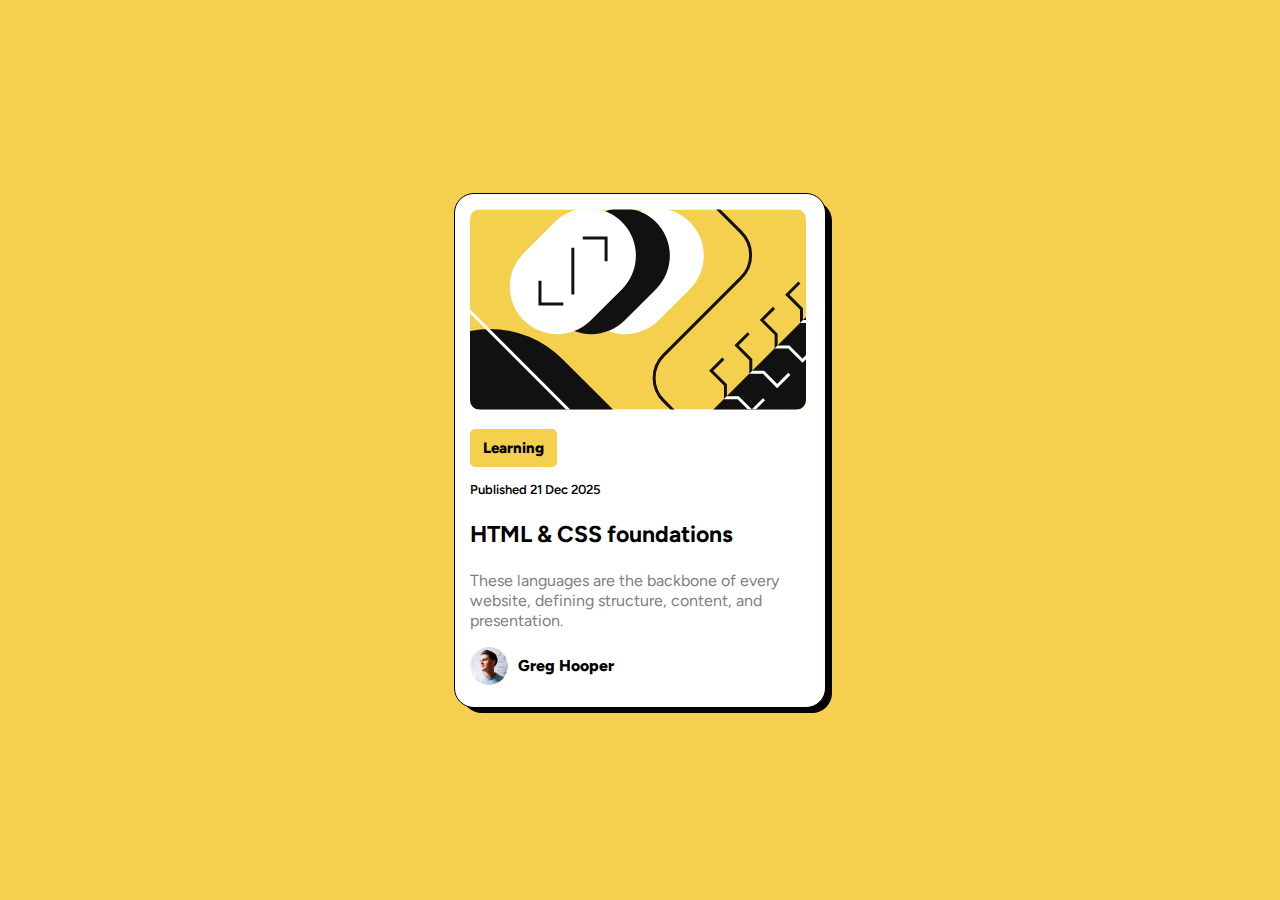
<file: index.html>
<!DOCTYPE html>

<html lang="en-US">
    <head>
        <meta charset="UTF-8">
        <meta name="viewport" content="width=device-width, initial-scale=1.0">
        <title>Blog Preview</title>

        <link rel="icon" href="apple-touch-icon.png">

        <link rel="stylesheet" type="text/css" href="styles.css">
        <link rel="stylesheet" href="https://fonts.googleapis.com/css2?family=Material+Symbols+Outlined"/>
        <link rel="stylesheet" href="https://fonts.googleapis.com/css?family=Figtree">
    </head>

    <body>
        <div class="container">
            <div class="blog-preview-container">
                <img src="illustration-article.svg" alt="no pic" class="blog-preview-image">
                <p class="blog-preview-topic">Learning</p>
                <p class="blog-preview-date">Published 21 Dec 2025</p>
                <p class="title">HTML & CSS foundations</p>
                <p class="subtitle">These languages are the backbone of every website, defining structure, content, and presentation.</p>
                <div class="blog-preview-user">
                    <img src="image-avatar.webp" alt="no pic">
                    <span>Greg Hooper</span> 
                </div>
            </div>
            <div class="background-container"></div>
        </div>
    </body>
</html>
</file>
<file: styles.css>
body{
    box-sizing: border-box;
    margin: auto 0px
}

.container{
    position: relative;
    width: 100%;
    height: 100vh;
    display: flex;
    justify-content: center;
    align-items: center;
    background: hsl(47, 88%, 63%)
}

.blog-preview-container{
    width: 340px;
    padding: 15px;
    border-radius: 20px;
    background: white;
    z-index: 1;
    border: 1px solid black;
}

.blog-preview-image{
    background-size: cover;
    background-position: center;
    border-radius: 10px;
}

.blog-preview-topic{
    font-size: 15px;
    padding: 10px 13px;
    background: hsl(47, 88%, 63%);
    color: black;
    font-weight: 800;
    width: max-content;
    border-radius: 5px;
    font-family: "Figtree", sans-serif;
}

.blog-preview-date{
    font-size: 13px;
    font-weight: 580;
    font-family: "Figtree", sans-serif;
}

.title{
    font-size: 23px;
    font-weight: bolder;
    font-family: "Figtree", sans-serif;
    display: block;
    cursor: pointer;
}

.title:active{
    color: hsl(47, 88%, 63%);
}

.subtitle{
    font-size: 16px;
    font-family: "Figtree", sans-serif;
    color: grey;
    line-height: 20px;
}

.blog-preview-user{
    display: flex;
    justify-content: left;
    align-items: center;
    margin-bottom: 7px;
}

.blog-preview-user img{
    width: 38px;
    height: 38px;
    border-radius: 100%;
    object-fit: cover;;
}

.blog-preview-user span{
    font-size: 15.8px;
    font-weight: 800;
    font-family: "Figtree", sans-serif;
    margin-left: 10px;
}

.background-container{
    width: 370px;
    height: 512px;
    background: black;
    border-radius: 20px;
    position: absolute; 
    top: 50%; 
    left: 50%; 
    transform: translate(-50%, -50%);
    margin-top: 7px;
    margin-left: 7px;
}
</file>
